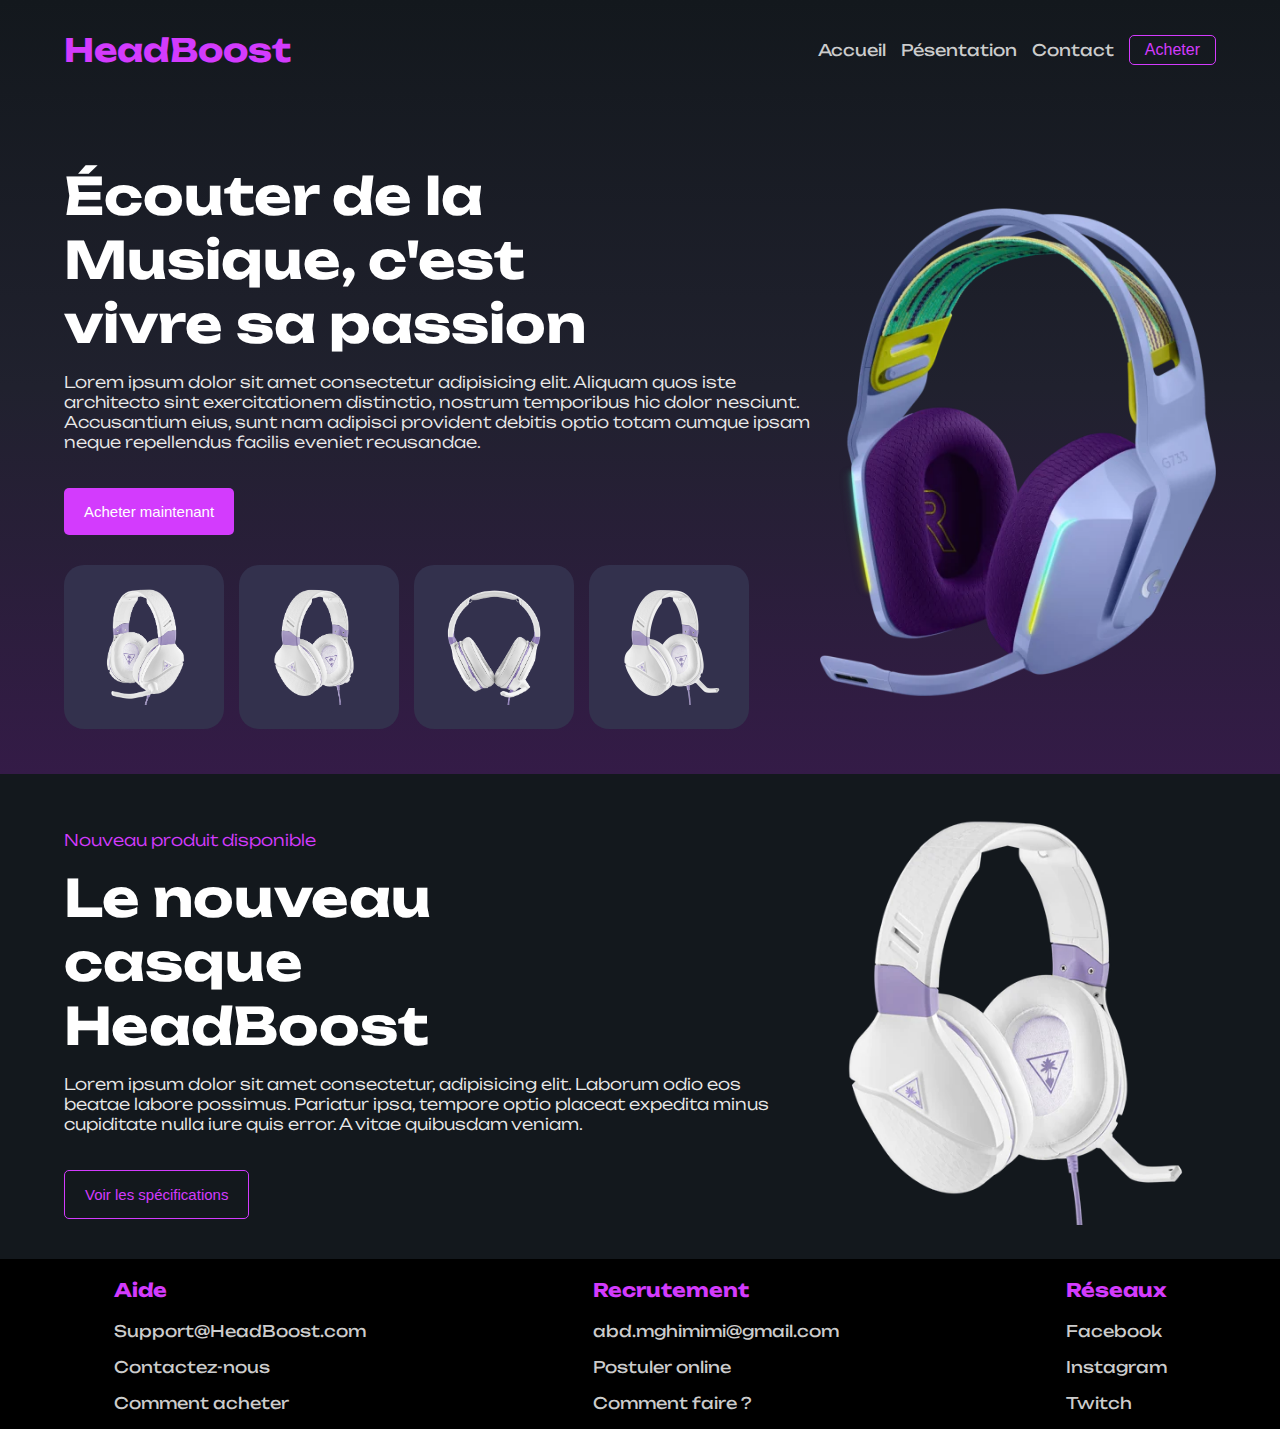
<file: index.html>
<!DOCTYPE html>
<html lang="en">
<head>
    <meta charset="UTF-8">
    <meta http-equiv="X-UA-Compatible" content="IE=edge">
    <meta name="viewport" content="width=device-width, initial-scale=1.0">
    <title>Premier projet</title>
    <link rel="stylesheet" href="projet.css">
    <link rel="shortcut icon" href="mghi.png">
</head>
<body>
    <header>
        <nav>
            <a href=""><h1>HeadBoost</h1></a>
            <div class="right">
                <a href=""><p>Accueil</p></a>
                <a href=""><p>Pésentation</p></a>
                <a href=""><p>Contact</p></a>
                <button>Acheter</button>
            </div>
        </nav>


        <section class="presentation first">
            <div class="product-presentation">
                <h1>Écouter de la Musique, c'est vivre sa passion</h1>
                <p>Lorem ipsum dolor sit amet consectetur adipisicing elit. Aliquam quos iste architecto sint exercitationem distinctio, nostrum temporibus hic dolor nesciunt. Accusantium eius, sunt nam adipisci provident debitis optio totam cumque ipsam neque repellendus facilis eveniet recusandae.</p>
                <button>Acheter maintenant</button>
                <div class="small-imgs">
                    <div class="small">
                        <img src="casque1.png">
                    </div>
                    <div class="small">
                        <img src="casque2.png">
                    </div>
                    <div class="small">
                        <img src="casque3.png">
                    </div>
                    <div class="small">
                        <img src="image2.png">
                    </div>
                </div>
            </div>
            <div class="image">
                <img src="image.png">
            </div>
        </section>
    </header>
    <section class="presentation second">
        <div class="product-presentation">
            <a href="" style="text-decoration: none;"><p class="new">Nouveau produit disponible</p></a>
            <h1>Le nouveau casque HeadBoost</h1>
            <p>Lorem ipsum dolor sit amet consectetur, adipisicing elit. Laborum odio eos beatae labore possimus. Pariatur ipsa, tempore optio placeat expedita minus cupiditate nulla iure quis error. A vitae quibusdam veniam.</p>
            <button>Voir les spécifications</button>
        </div>
        <div class="image">
            <img src="image2.png">
        </div>
    </section>
    <footer>
        <div class="column">
            <h3>Aide</h3>
            <a href=""><p>Support@HeadBoost.com</p></a>
            <a href=""><p>Contactez-nous</p></a>
            <a href=""><p>Comment acheter</p></a>
        </div>
        <div class="column">
            <h3>Recrutement</h3>
            <a href=""><p>abd.mghimimi@gmail.com</p></a>
            <a href=""><p>Postuler online</p></a>
            <a href=""><p>Comment faire ?</p></a>
        </div>
        <div class="column">
            <h3>Réseaux</h3>
            <a href="https://www.facebook.com/people/Abderrahim-Mghimimi/100077393821471/"><p>Facebook</p></a>
            <a href="https://www.instagram.com/_mghii.exe/"><p>Instagram</p></a>
            <a href="https://www.twitch.tv/mghiii"><p>Twitch</p></a>
        </div>
    </footer>
</body>
</html>
</file>
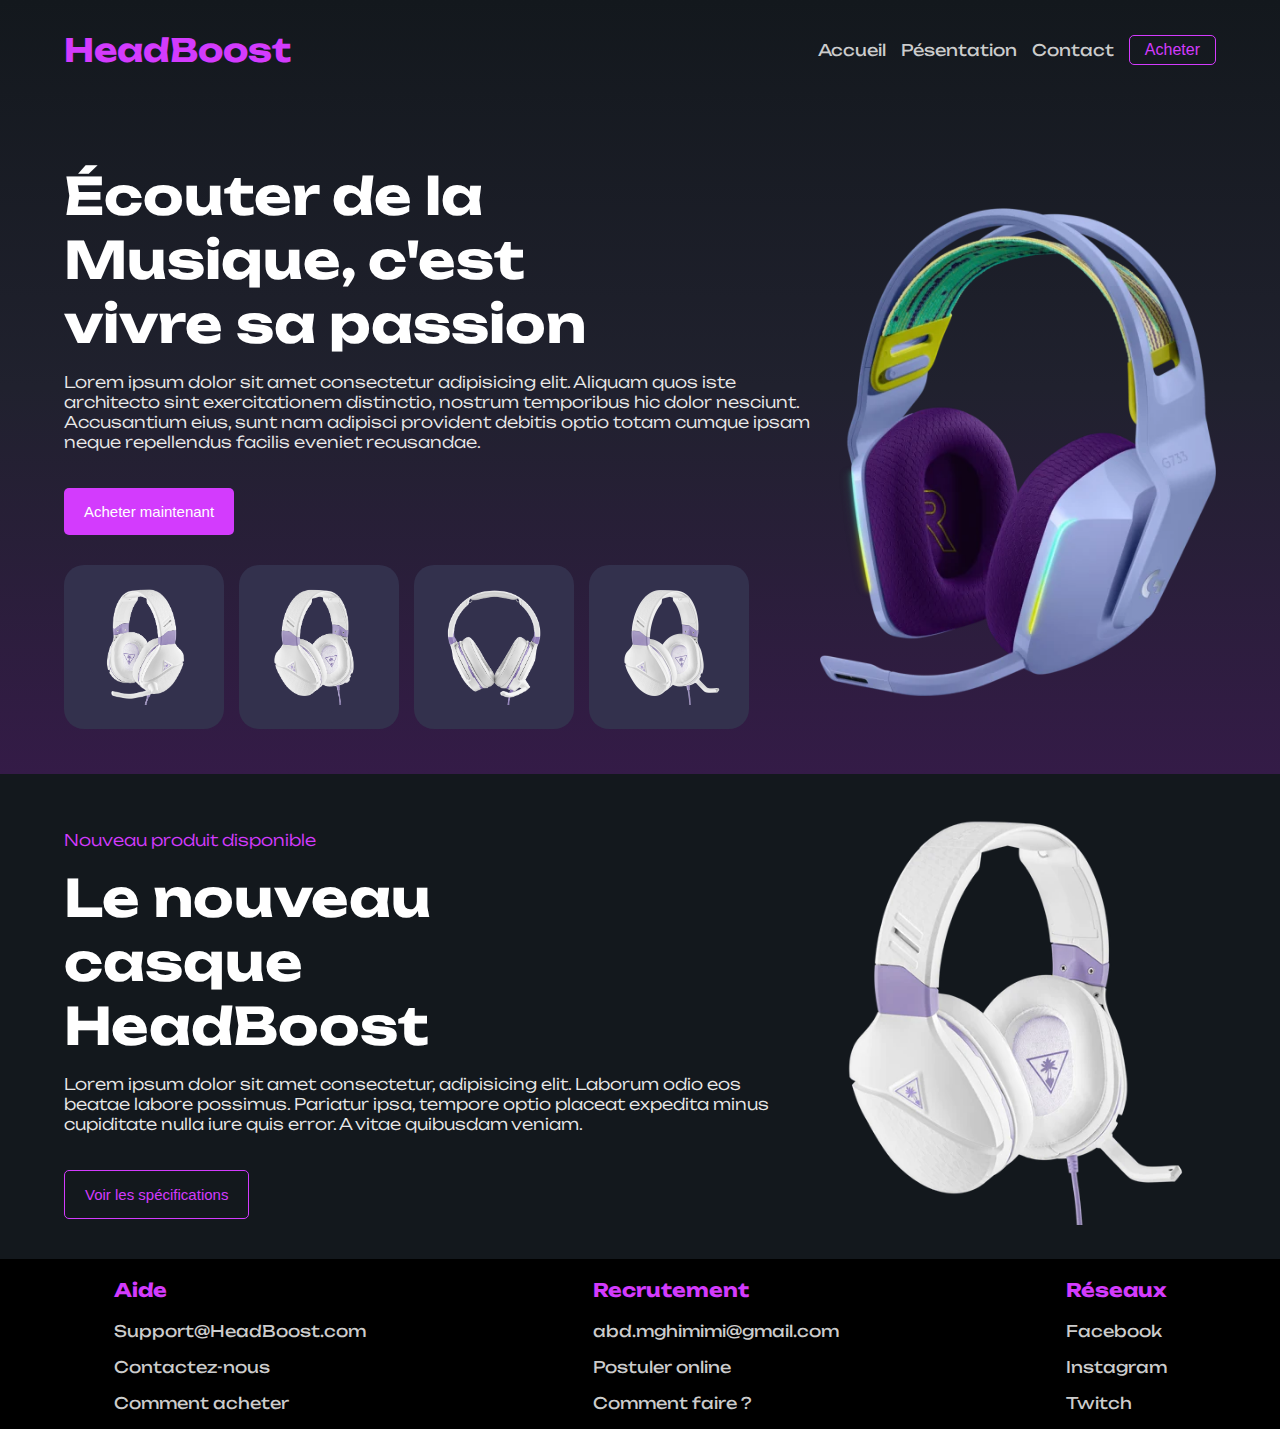
<file: projet.html>
<!DOCTYPE html>
<html lang="en">
<head>
    <meta charset="UTF-8">
    <meta http-equiv="X-UA-Compatible" content="IE=edge">
    <meta name="viewport" content="width=device-width, initial-scale=1.0">
    <title>Premier projet</title>
    <link rel="stylesheet" href="projet.css">
    <link rel="shortcut icon" href="mghi.png">
</head>
<body>
    <header>
        <nav>
            <a href=""><h1>HeadBoost</h1></a>
            <div class="right">
                <a href=""><p>Accueil</p></a>
                <a href=""><p>Pésentation</p></a>
                <a href=""><p>Contact</p></a>
                <button>Acheter</button>
            </div>
        </nav>


        <section class="presentation first">
            <div class="product-presentation">
                <h1>Écouter de la Musique, c'est vivre sa passion</h1>
                <p>Lorem ipsum dolor sit amet consectetur adipisicing elit. Aliquam quos iste architecto sint exercitationem distinctio, nostrum temporibus hic dolor nesciunt. Accusantium eius, sunt nam adipisci provident debitis optio totam cumque ipsam neque repellendus facilis eveniet recusandae.</p>
                <button>Acheter maintenant</button>
                <div class="small-imgs">
                    <div class="small">
                        <img src="casque1.png">
                    </div>
                    <div class="small">
                        <img src="casque2.png">
                    </div>
                    <div class="small">
                        <img src="casque3.png">
                    </div>
                    <div class="small">
                        <img src="image2.png">
                    </div>
                </div>
            </div>
            <div class="image">
                <img src="image.png">
            </div>
        </section>
    </header>
    <section class="presentation second">
        <div class="product-presentation">
            <a href="" style="text-decoration: none;"><p class="new">Nouveau produit disponible</p></a>
            <h1>Le nouveau casque HeadBoost</h1>
            <p>Lorem ipsum dolor sit amet consectetur, adipisicing elit. Laborum odio eos beatae labore possimus. Pariatur ipsa, tempore optio placeat expedita minus cupiditate nulla iure quis error. A vitae quibusdam veniam.</p>
            <button>Voir les spécifications</button>
        </div>
        <div class="image">
            <img src="image2.png">
        </div>
    </section>
    <footer>
        <div class="column">
            <h3>Aide</h3>
            <a href=""><p>Support@HeadBoost.com</p></a>
            <a href=""><p>Contactez-nous</p></a>
            <a href=""><p>Comment acheter</p></a>
        </div>
        <div class="column">
            <h3>Recrutement</h3>
            <a href=""><p>abd.mghimimi@gmail.com</p></a>
            <a href=""><p>Postuler online</p></a>
            <a href=""><p>Comment faire ?</p></a>
        </div>
        <div class="column">
            <h3>Réseaux</h3>
            <a href="https://www.facebook.com/people/Abderrahim-Mghimimi/100077393821471/"><p>Facebook</p></a>
            <a href="https://www.instagram.com/_mghii.exe/"><p>Instagram</p></a>
            <a href="https://www.twitch.tv/mghiii"><p>Twitch</p></a>
        </div>
    </footer>
</body>
</html>
</file>
<file: projet.css>
@import url('https://fonts.googleapis.com/css2?family=Creepster&family=IBM+Plex+Mono:ital,wght@1,200;1,700&family=Kavoon&family=Sofia+Sans:wght@100;400&family=Unbounded:wght@300&display=swap');
:root{
    --violet : #d33bfd;
}

body{
    font-family: 'Unbounded', cursive;
    margin: 0px;
    color: white;
}


header{
    background: linear-gradient(#13181d, #20212e, #341b47);
}
header nav{
    padding: 30px 5% 0 5%;
    display: flex;
    flex-wrap: wrap;
    justify-content: space-between;
    align-items: center;
}
header nav a{
    text-decoration: none;
}
header nav h1{
    margin: 0;
    color: var(--violet);
}
header nav .right{
    display: flex;
    align-items: center;
}
header nav .right a p{
    margin: 0;
}
header nav .right a{
    margin: 0 15px 0 0;
    color: #ccc;
    text-decoration: none;
    transition: 0.2s;
}

header nav .right a:hover{
    color: white;
    cursor: pointer;
}
header nav .right button{
    font-size: 16px;
    padding: 5px 15px;
    background-color: inherit;
    border: 1px solid var(--violet);
    color: var(--violet);
    border-radius: 5px;
    cursor: pointer;
    transition: 0.5s;
}
header nav .right button:hover{
    color: inherit;
    background-color: var(--violet);
}
.presentation{
    padding: 30px 5%;
    margin-top: 5%;
    display: flex;
    align-items: center;
    justify-content: space-between;
}
.presentation .product-presentation{
    width: 100%;
    flex-shrink: 3;
}
.presentation .product-presentation h1{
    margin: 0;
    font-size: 4vw;
    width: 80%;
}
.presentation .product-presentation p{
    font-weight: 300;
    color: #e9e9e9;
}
.presentation .product-presentation button{
    margin-top: 20px;
    padding: 15px 20px;
    font-size: 15px;
    border-radius: 5px;
    border: none;
    outline: none;
    cursor: pointer;
}
.presentation .image img{
    width: 100%;
}
.first .product-presentation button{
    background-color: var(--violet);
    color: white;
    transition: 0.3s;
}
.first .product-presentation button:hover{
    background-color: inherit;
    color: var(--violet);
    border: 1px solid var(--violet);
}



.first .product-presentation .small-imgs{
    margin-top: 30px;
    display: flex;
    flex-wrap: wrap;
    align-items: center;
    cursor: pointer;
}
.first .product-presentation .small-imgs .small{
    padding: 20px;
    background-color: #33314d;
    margin: 0 15px 15px 0;
    border-radius: 20px;
    transition: 0.8s;
}
.first .product-presentation .small-imgs .small:hover {
    filter: brightness(50%);
}


.first .product-presentation .small-imgs .small img{
    width: 120px;
}

.second{
    margin: 0;
    background-color: #13181d;
}
.second .product-presentation .new{
    color: var(--violet);
}
.second .product-presentation button{
    background-color: inherit;
    border: 1px solid var(--violet);
    color: var(--violet);
    transition: 0.3s;
}
.second .product-presentation button:hover{
    background-color: var(--violet);
    color: white;
}
footer{
    margin: 0;
    background-color: black;
    display: flex;
    flex-wrap: wrap;
    justify-content: space-around;
}
footer h3{
    color: var(--violet);
}
footer a{
    text-decoration: none;
    cursor: pointer;
    color: #ccc;
    transition: 0.3s;
}
footer a:hover{
    color: white;
}
            /* responsive */

@media screen and (max-width: 640px){
    header nav .right a{
        display: none;
    }
    .presentation .product-presentation h1{
        font-size: 1.8em;
    }
    .presentation .image{
        display: none;

    }
    .first .product-presentation .small-imgs .small img{
        width: 90px;
    }
    .second .product-presentation h1{
        font-size: 1.7em;
    }
    footer{
        justify-content: flex-end;
    }
    footer .column{
        width: 80%;

    }
}
</file>
